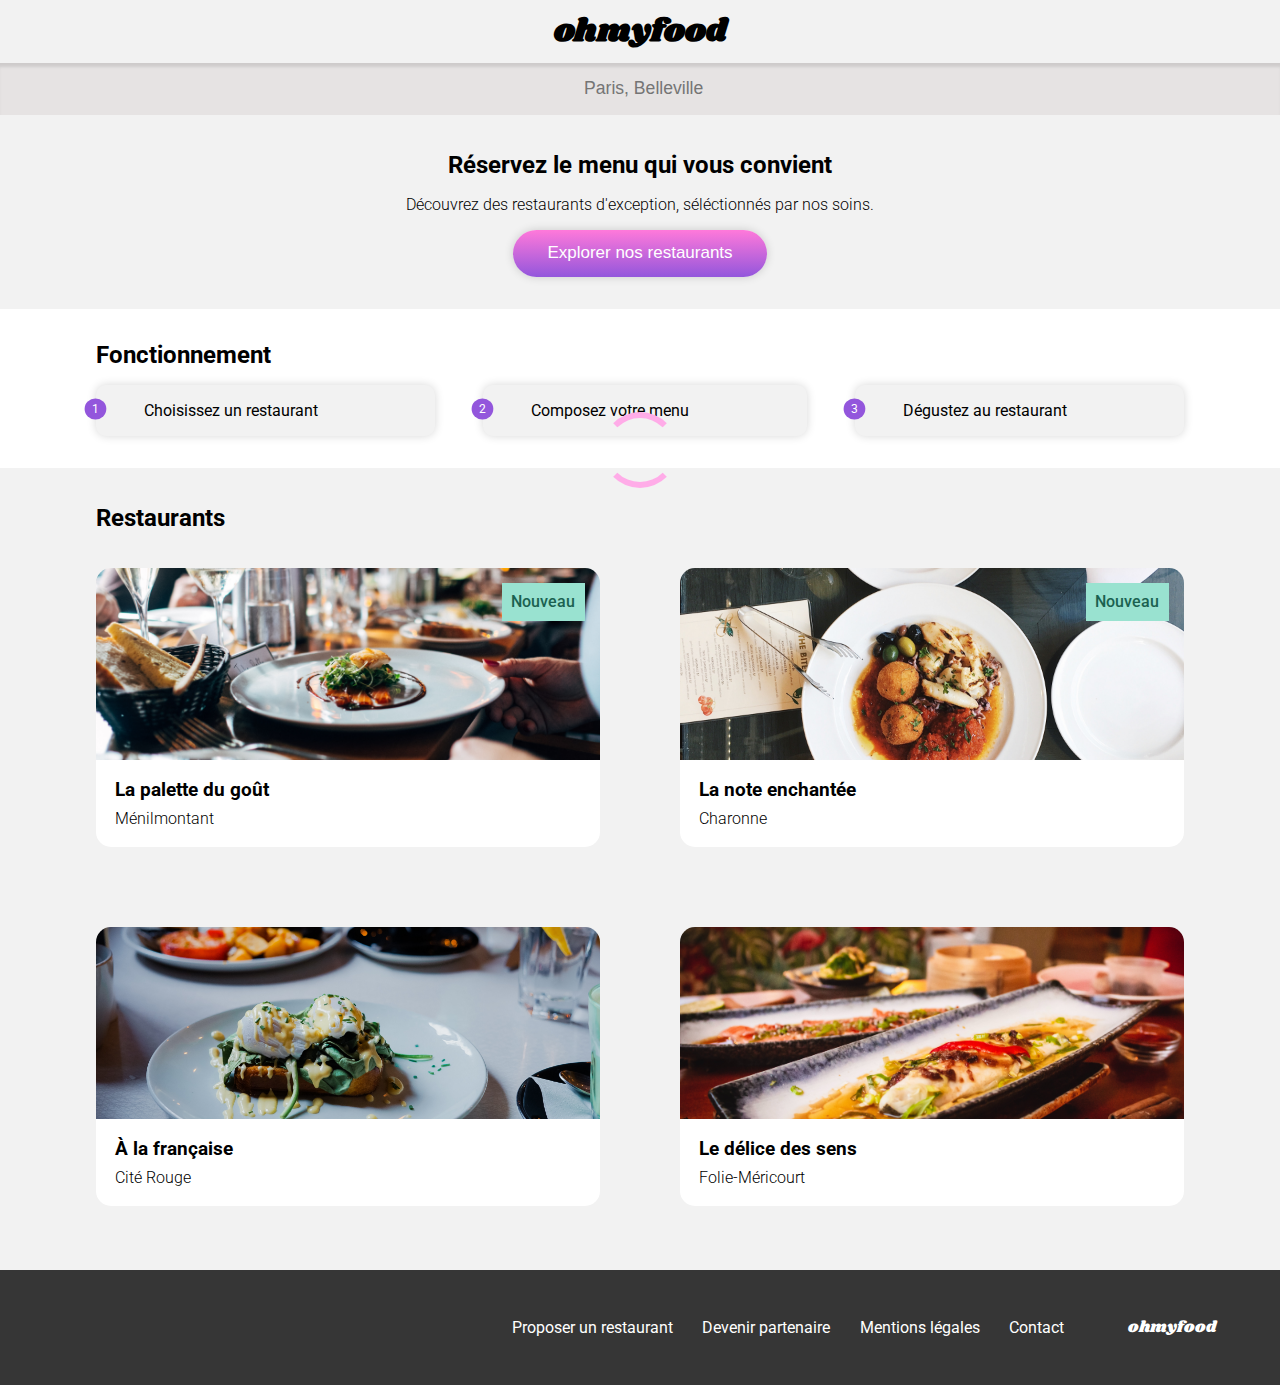
<file: index.html>
<!DOCTYPE html>
<html lang="fr">

<head>
    <meta charset="UTF-8">
    <meta name="viewport" content="width=device-width, initial-scale=1.0">
    <link rel="preconnect" href="https://fonts.googleapis.com">
    <link rel="preconnect" href="https://fonts.gstatic.com" crossorigin>
    <link href="https://fonts.googleapis.com/css2?family=Roboto:wght@300;400;500;700&family=Shrikhand&display=swap"
        rel="stylesheet">
    <link rel="stylesheet" href="https://cdnjs.cloudflare.com/ajax/libs/font-awesome/6.2.1/css/all.min.css"
        integrity="sha512-MV7K8+y+gLIBoVD59lQIYicR65iaqukzvf/nwasF0nqhPay5w/9lJmVM2hMDcnK1OnMGCdVK+iQrJ7lzPJQd1w=="
        crossorigin="anonymous" referrerpolicy="no-referrer">
    <link rel="stylesheet" href="./assets/css/main.css">
    <title>ohmyfood</title>
</head>

<body>
    <div class="loader"></div>
    <header>
        <h1 class="titre">ohmyfood</h1>
        <div class="adresse">
            <i class="fa-solid fa-location-dot"></i>
            <input type="text" placeholder="Paris, Belleville">
        </div>
    </header>

    <section class="introduction">
        <h2>Réservez le menu qui vous convient</h2>
        <p>Découvrez des restaurants d'exception, séléctionnés par nos soins.</p>
        <button type="button">Explorer nos restaurants</button>
    </section>

    <section class="fonctionnement">
        <div class="fonctionnement__bgcolor">
            <h2>Fonctionnement</h2>
            <ul>
                <li>
                    <div class="fonctionnement__numero">1</div><i
                        class="fa-solid fa-mobile-screen-button"></i>Choisissez un
                    restaurant
                </li>
                <li>
                    <div class="fonctionnement__numero">2</div><i class="fa-solid fa-list-ul"></i>Composez votre menu
                </li>
                <li>
                    <div class="fonctionnement__numero">3</div><i class="fa-solid fa-store"></i>Dégustez au restaurant
                </li>
            </ul>
        </div>
    </section>

    <section class="restaurants">
        <h2>Restaurants</h2>
        <div class="cards-box">
            <div class="card">
                <a href="/restaurants/la_palette_du_gout.html">
                    <div class="card__nouveau">Nouveau</div>
                    <img src="./assets/images/restaurants/jay-wennington-N_Y88TWmGwA-unsplash.jpg"
                        alt="la palette du goût">
                    <div class="card__description">
                        <div>
                            <h3>La palette du goût</h3>
                            <p>Ménilmontant</p>
                        </div>
                        <i class="fa-regular fa-heart"></i>
                    </div>
                </a>
            </div>

            <div class="card">
                <a href="/restaurants/la_note_enchantee.html">
                    <div class="card__nouveau">Nouveau</div>
                    <img src="./assets/images/restaurants/stil-u2Lp8tXIcjw-unsplash.jpg" alt="la note enchantée">
                    <div class="card__description">
                        <div>
                            <h3>La note enchantée</h3>
                            <p>Charonne</p>
                        </div>
                        <i class="fa-regular fa-heart"></i>
                    </div>
                </a>
            </div>

            <div class="card">
                <a href="/restaurants/a_la_francaise.html">
                    <img src="./assets/images/restaurants/toa-heftiba-DQKerTsQwi0-unsplash.jpg" alt="à la française">
                    <div class="card__description">
                        <div>
                            <h3>À la française</h3>
                            <p>Cité Rouge</p>
                        </div>
                        <i class="fa-regular fa-heart"></i>
                    </div>
                </a>
            </div>

            <div class="card">
                <a href="/restaurants/le_delice_des_sens.html">
                    <img src="./assets/images/restaurants/louis-hansel-shotsoflouis-qNBGVyOCY8Q-unsplash.jpg"
                        alt="le délice des sens">
                    <div class="card__description">
                        <div>
                            <h3>Le délice des sens</h3>
                            <p>Folie-Méricourt</p>
                        </div>
                        <i class="fa-regular fa-heart"></i>
                    </div>
                </a>
            </div>
        </div>
    </section>

    <footer>
        <h3 class="titre">ohmyfood</h3>
        <ul>
            <li><a href="#"><i class="fa-solid fa-utensils"></i> Proposer un restaurant</a></li>
            <li><a href="#"><i class="fa-solid fa-handshake-angle"></i> Devenir partenaire</a></li>
            <li><a href="#">Mentions légales</a></li>
            <li><a href="mailto:osef@ohmyfood.com">Contact</a></li>
        </ul>
    </footer>

</body>

</html>
</file>
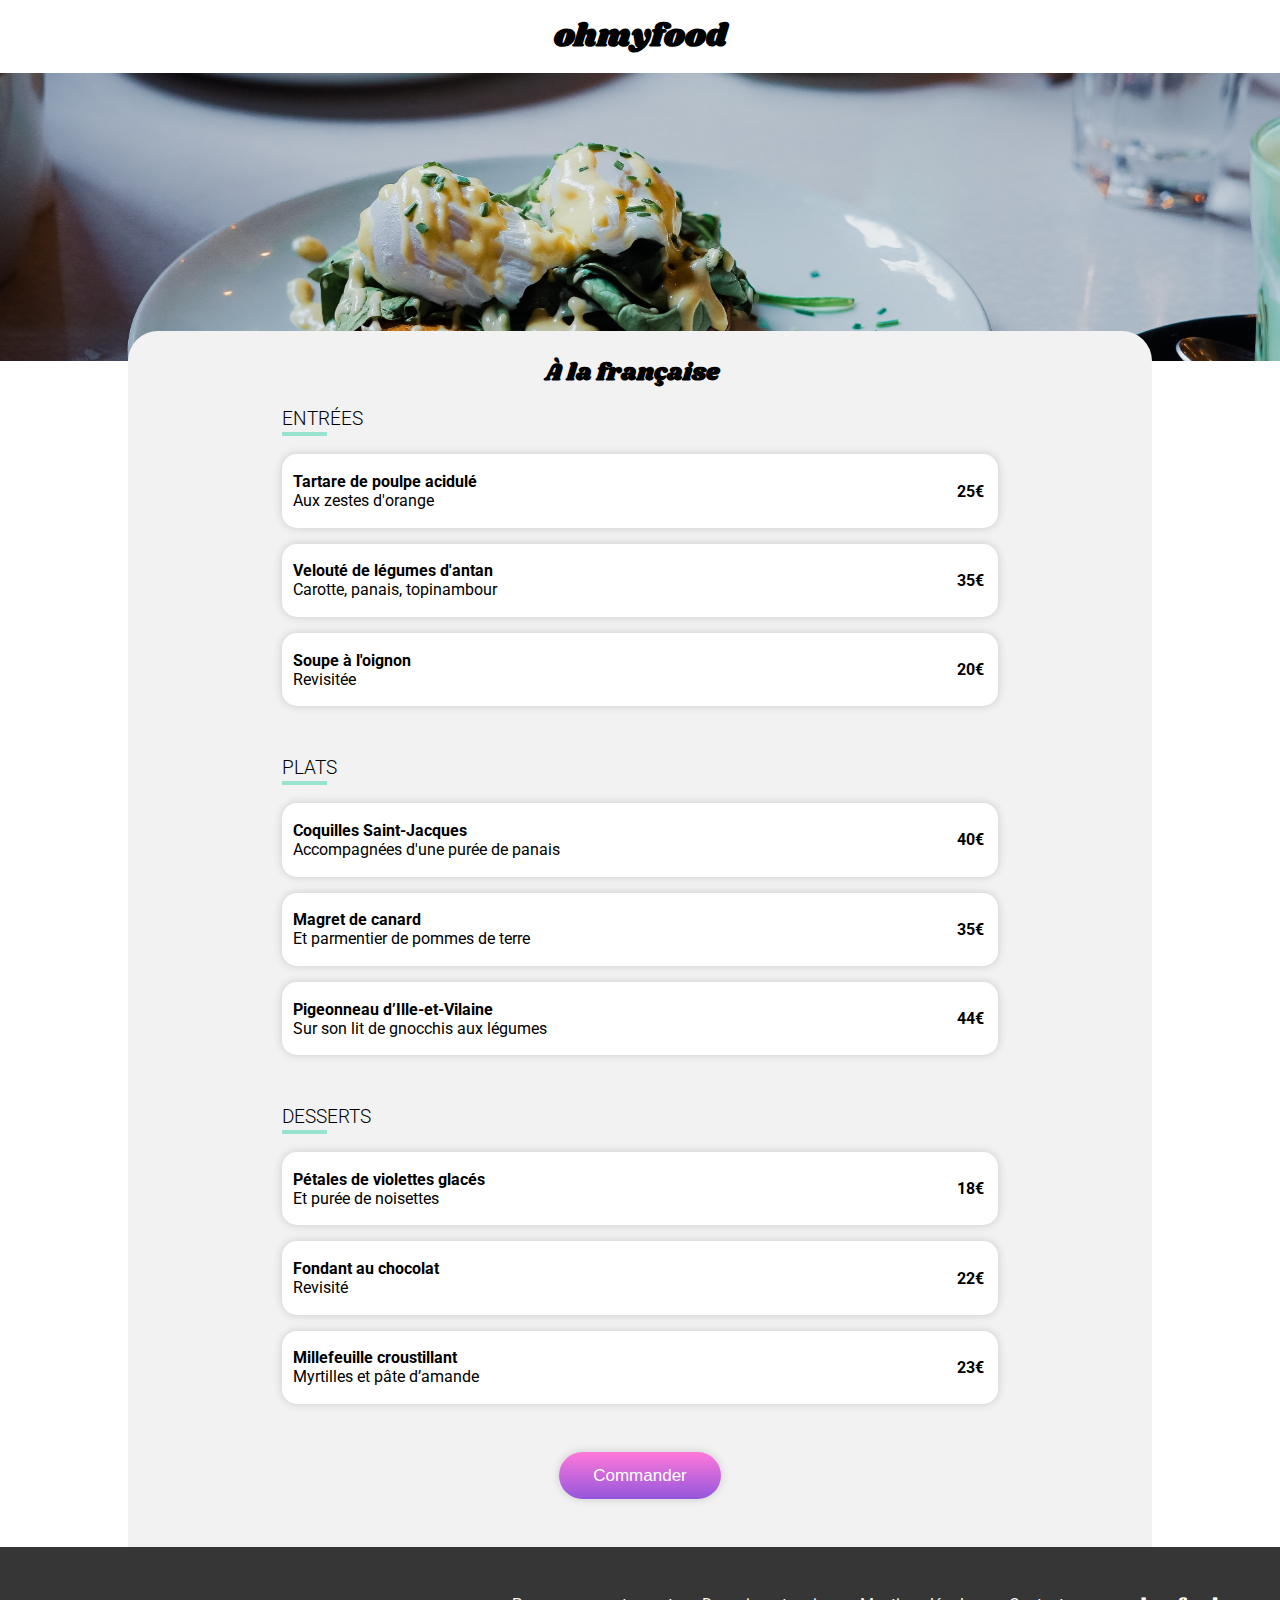
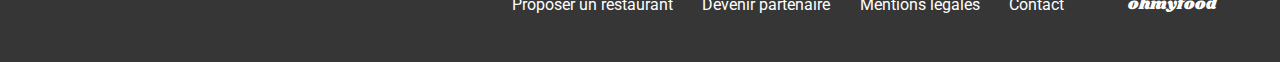
<file: restaurants/a_la_francaise.html>
<!DOCTYPE html>
<html lang="fr">

<head>
    <meta charset="UTF-8">
    <meta name="viewport" content="width=device-width, initial-scale=1.0">
    <link rel="preconnect" href="https://fonts.googleapis.com">
    <link rel="preconnect" href="https://fonts.gstatic.com" crossorigin>
    <link href="https://fonts.googleapis.com/css2?family=Roboto:wght@300;400;500;700&family=Shrikhand&display=swap"
        rel="stylesheet">
    <link rel="stylesheet" href="https://cdnjs.cloudflare.com/ajax/libs/font-awesome/6.2.1/css/all.min.css"
        integrity="sha512-MV7K8+y+gLIBoVD59lQIYicR65iaqukzvf/nwasF0nqhPay5w/9lJmVM2hMDcnK1OnMGCdVK+iQrJ7lzPJQd1w=="
        crossorigin="anonymous" referrerpolicy="no-referrer">
    <link rel="stylesheet" href="../assets/css/restaurants.css">
    <title>À la française</title>
</head>

<body>
    <header>
        <h1 class="titre">ohmyfood</h1>
        <a href="../index.html"><i class="fa-solid fa-arrow-left"></i></a>
    </header>

    <div class="banniere">
        <img src="../assets/images/restaurants/toa-heftiba-DQKerTsQwi0-unsplash.jpg" alt="La palette du goût">
    </div>

    <main>
        <div class="favoris">
            <h2>À la française</h2>
            <i class="fa-regular fa-heart"></i>
        </div>

        <section class="menu">

            <div class="card">
                <h3>Entrées</h3>
                <div class="plats">
                    <div class="card__details card--transition" id="card-1">
                        <div class="card__food">
                            <h4>Tartare de poulpe acidulé</h4>
                            <p>Aux zestes d'orange</p>
                        </div>
                        <p class="card__prix">25€</p>
                        <div class="card__valider">
                            <i class="fa-solid fa-circle-check"></i>
                        </div>
                    </div>

                    <div class="card__details card--transition" id="card-2">
                        <div class="card__food">
                            <h4>Velouté de légumes d'antan</h4>
                            <p>Carotte, panais, topinambour</p>
                        </div>
                        <p class="card__prix">35€</p>
                        <div class="card__valider">
                            <i class="fa-solid fa-circle-check"></i>
                        </div>
                    </div>

                    <div class="card__details card--transition" id="card-3">
                        <div class="card__food">
                            <h4>Soupe à l'oignon</h4>
                            <p>Revisitée</p>
                        </div>
                        <p class="card__prix">20€</p>
                        <div class="card__valider">
                            <i class="fa-solid fa-circle-check"></i>
                        </div>
                    </div>

                </div>
            </div>

            <div class="card">
                <h3>Plats</h3>

                <div class="plats">

                    <div class="card__details card--transition" id="card-4">
                        <div class="card__food">
                            <h4>Coquilles Saint-Jacques</h4>
                            <p>Accompagnées d'une purée de panais</p>
                        </div>
                        <p class="card__prix">40€</p>
                        <div class="card__valider">
                            <i class="fa-solid fa-circle-check"></i>
                        </div>
                    </div>

                    <div class="card__details card--transition" id="card-5">
                        <div class="card__food">
                            <h4>Magret de canard</h4>
                            <p>Et parmentier de pommes de terre</p>
                        </div>
                        <p class="card__prix">35€</p>
                        <div class="card__valider">
                            <i class="fa-solid fa-circle-check"></i>
                        </div>
                    </div>

                    <div class="card__details card--transition" id="card-6">
                        <div class="card__food">
                            <h4>Pigeonneau d’Ille-et-Vilaine</h4>
                            <p>Sur son lit de gnocchis aux légumes</p>
                        </div>
                        <p class="card__prix">44€</p>
                        <div class="card__valider">
                            <i class="fa-solid fa-circle-check"></i>
                        </div>
                    </div>
                </div>
            </div>

            <div class="card">
                <h3>Desserts</h3>

                <div class="plats">
                    <div class="card__details card--transition" id="card-7">
                        <div class="card__food">
                            <h4>Pétales de violettes glacés</h4>
                            <p>Et purée de noisettes</p>
                        </div>
                        <p class="card__prix">18€</p>
                        <div class="card__valider">
                            <i class="fa-solid fa-circle-check"></i>
                        </div>
                    </div>

                    <div class="card__details card--transition" id="card-8">
                        <div class="card__food">
                            <h4>Fondant au chocolat</h4>
                            <p>Revisité</p>
                        </div>
                        <p class="card__prix">22€</p>
                        <div class="card__valider">
                            <i class="fa-solid fa-circle-check"></i>
                        </div>
                    </div>

                    <div class="card__details card--transition" id="card-9">
                        <div class="card__food">
                            <h4>Millefeuille croustillant</h4>
                            <p>Myrtilles et pâte d’amande</p>
                        </div>
                        <p class="card__prix">23€</p>
                        <div class="card__valider">
                            <i class="fa-solid fa-circle-check"></i>
                        </div>
                    </div>
                </div>
            </div>
        </section>

        <div class="bouton-centre">
            <button type="button">Commander</button>
        </div>
    </main>

    <footer>
        <h3 class="titre">ohmyfood</h3>
        <ul>
            <li><a href="#"><i class="fa-solid fa-utensils"></i> Proposer un restaurant</a></li>
            <li><a href="#"><i class="fa-solid fa-handshake-angle"></i> Devenir partenaire</a></li>
            <li><a href="#">Mentions légales</a></li>
            <li><a href="mailto:osef@ohmyfood.com">Contact</a></li>
        </ul>
    </footer>
</body>

</html>
</file>
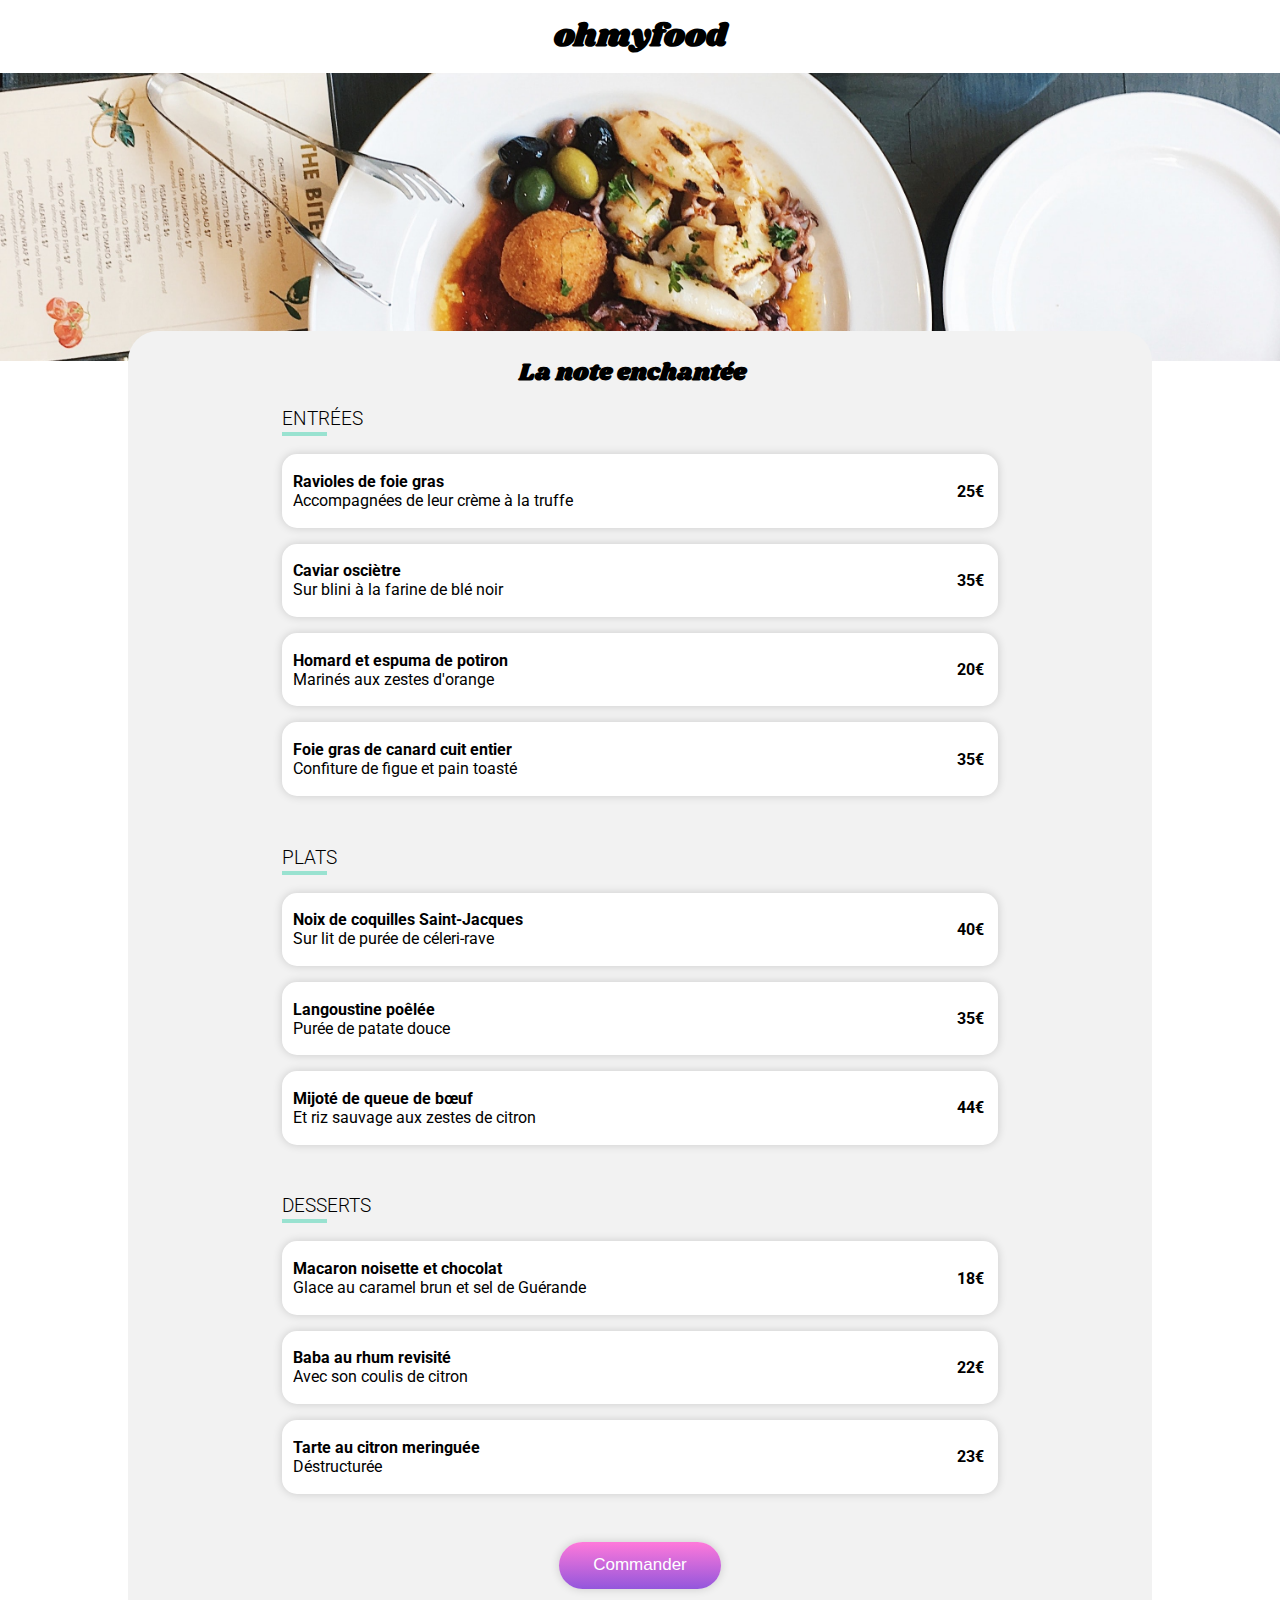
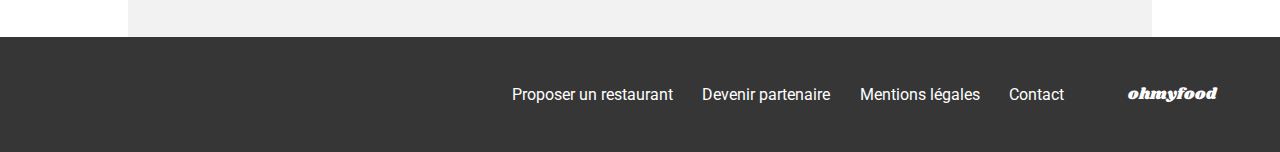
<file: restaurants/la_note_enchantee.html>
<!DOCTYPE html>
<html lang="fr">

<head>
    <meta charset="UTF-8">
    <meta name="viewport" content="width=device-width, initial-scale=1.0">
    <link rel="preconnect" href="https://fonts.googleapis.com">
    <link rel="preconnect" href="https://fonts.gstatic.com" crossorigin>
    <link href="https://fonts.googleapis.com/css2?family=Roboto:wght@300;400;500;700&family=Shrikhand&display=swap"
        rel="stylesheet">
    <link rel="stylesheet" href="https://cdnjs.cloudflare.com/ajax/libs/font-awesome/6.2.1/css/all.min.css"
        integrity="sha512-MV7K8+y+gLIBoVD59lQIYicR65iaqukzvf/nwasF0nqhPay5w/9lJmVM2hMDcnK1OnMGCdVK+iQrJ7lzPJQd1w=="
        crossorigin="anonymous" referrerpolicy="no-referrer">
    <link rel="stylesheet" href="../assets/css/restaurants.css">
    <title>La note enchantée</title>
</head>

<body>
    <header>
        <h1 class="titre">ohmyfood</h1>
        <a href="../index.html"><i class="fa-solid fa-arrow-left"></i></a>
    </header>

    <div class="banniere">
        <img src="../assets/images/restaurants/stil-u2Lp8tXIcjw-unsplash.jpg" alt="La palette du goût">
    </div>

    <main>
        <div class="favoris">
            <h2>La note enchantée</h2>
            <i class="fa-regular fa-heart"></i>
        </div>

        <section class="menu">

            <div class="card">
                <h3>Entrées</h3>
                <div class="plats">
                    <div class="card__details card--transition" id="card-1">
                        <div class="card__food">
                            <h4>Ravioles de foie gras</h4>
                            <p>Accompagnées de leur crème à la truffe</p>
                        </div>
                        <p class="card__prix">25€</p>
                        <div class="card__valider">
                            <i class="fa-solid fa-circle-check"></i>
                        </div>
                    </div>

                    <div class="card__details card--transition" id="card-2">
                        <div class="card__food">
                            <h4>Caviar osciètre</h4>
                            <p>Sur blini à la farine de blé noir</p>
                        </div>
                        <p class="card__prix">35€</p>
                        <div class="card__valider">
                            <i class="fa-solid fa-circle-check"></i>
                        </div>
                    </div>

                    <div class="card__details card--transition" id="card-3">
                        <div class="card__food">
                            <h4>Homard et espuma de potiron</h4>
                            <p>Marinés aux zestes d'orange</p>
                        </div>
                        <p class="card__prix">20€</p>
                        <div class="card__valider">
                            <i class="fa-solid fa-circle-check"></i>
                        </div>
                    </div>

                    <div class="card__details card--transition" id="card-4">
                        <div class="card__food">
                            <h4>Foie gras de canard cuit entier</h4>
                            <p>Confiture de figue et pain toasté</p>
                        </div>
                        <p class="card__prix">35€</p>
                        <div class="card__valider">
                            <i class="fa-solid fa-circle-check"></i>
                        </div>
                    </div>
                </div>
            </div>

            <div class="card">
                <h3>Plats</h3>

                <div class="plats">

                    <div class="card__details card--transition" id="card-5">
                        <div class="card__food">
                            <h4>Noix de coquilles Saint-Jacques</h4>
                            <p>Sur lit de purée de céleri-rave</p>
                        </div>
                        <p class="card__prix">40€</p>
                        <div class="card__valider">
                            <i class="fa-solid fa-circle-check"></i>
                        </div>
                    </div>

                    <div class="card__details card--transition" id="card-6">
                        <div class="card__food">
                            <h4>Langoustine poêlée</h4>
                            <p>Purée de patate douce</p>
                        </div>
                        <p class="card__prix">35€</p>
                        <div class="card__valider">
                            <i class="fa-solid fa-circle-check"></i>
                        </div>
                    </div>

                    <div class="card__details card--transition" id="card-7">
                        <div class="card__food">
                            <h4>Mijoté de queue de bœuf</h4>
                            <p>Et riz sauvage aux zestes de citron</p>
                        </div>
                        <p class="card__prix">44€</p>
                        <div class="card__valider">
                            <i class="fa-solid fa-circle-check"></i>
                        </div>
                    </div>
                </div>
            </div>

            <div class="card">
                <h3>Desserts</h3>

                <div class="plats">
                    <div class="card__details card--transition" id="card-8">
                        <div class="card__food">
                            <h4>Macaron noisette et chocolat</h4>
                            <p>Glace au caramel brun et sel de Guérande</p>
                        </div>
                        <p class="card__prix">18€</p>
                        <div class="card__valider">
                            <i class="fa-solid fa-circle-check"></i>
                        </div>
                    </div>

                    <div class="card__details card--transition" id="card-9">
                        <div class="card__food">
                            <h4>Baba au rhum revisité</h4>
                            <p>Avec son coulis de citron</p>
                        </div>
                        <p class="card__prix">22€</p>
                        <div class="card__valider">
                            <i class="fa-solid fa-circle-check"></i>
                        </div>
                    </div>

                    <div class="card__details card--transition" id="card-10">
                        <div class="card__food">
                            <h4>Tarte au citron meringuée</h4>
                            <p>Déstructurée</p>
                        </div>
                        <p class="card__prix">23€</p>
                        <div class="card__valider">
                            <i class="fa-solid fa-circle-check"></i>
                        </div>
                    </div>
                </div>
            </div>
        </section>

        <div class="bouton-centre">
            <button type="button">Commander</button>
        </div>
    </main>

    <footer>
        <h3 class="titre">ohmyfood</h3>
        <ul>
            <li><a href="#"><i class="fa-solid fa-utensils"></i> Proposer un restaurant</a></li>
            <li><a href="#"><i class="fa-solid fa-handshake-angle"></i> Devenir partenaire</a></li>
            <li><a href="#">Mentions légales</a></li>
            <li><a href="mailto:osef@ohmyfood.com">Contact</a></li>
        </ul>
    </footer>
</body>

</html>
</file>
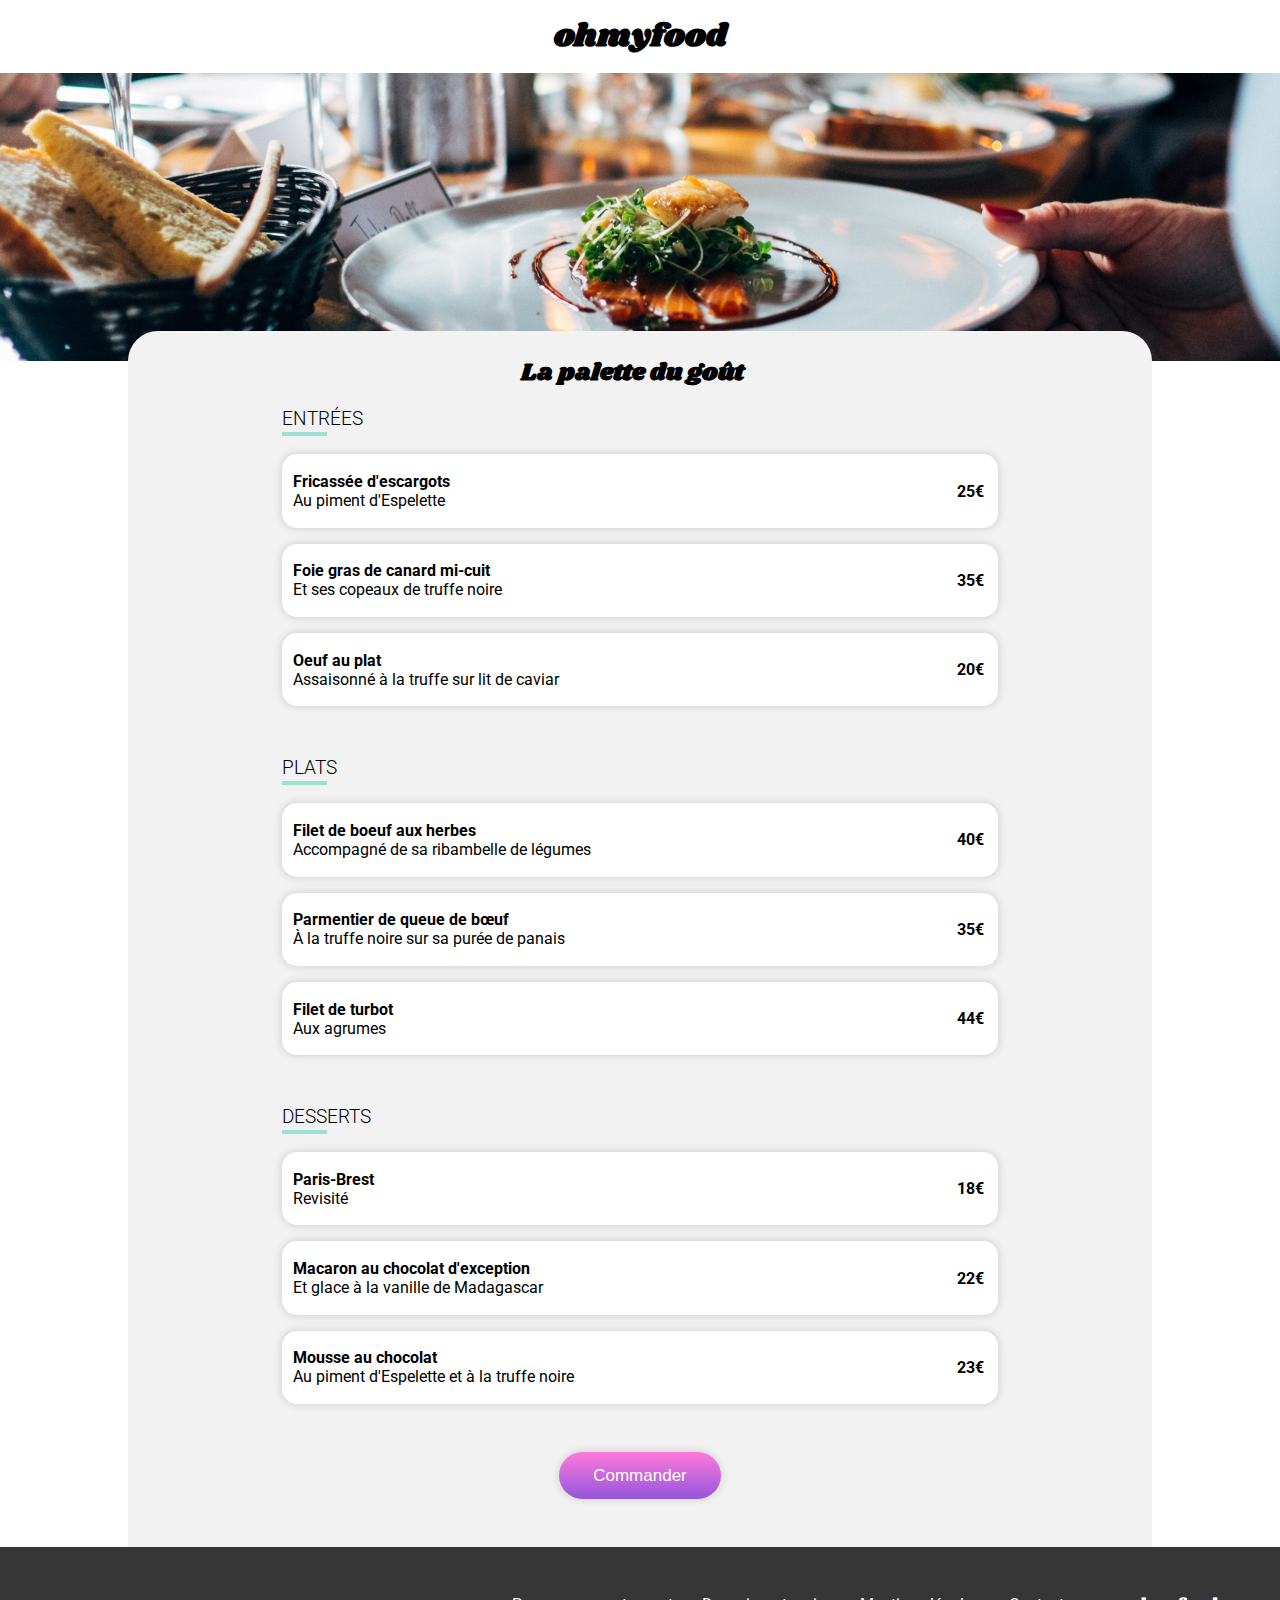
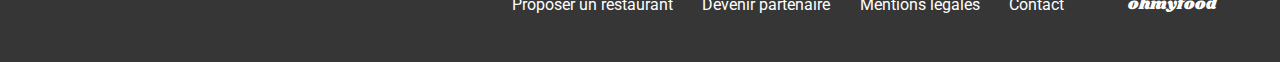
<file: restaurants/la_palette_du_gout.html>
<!DOCTYPE html>
<html lang="fr">

<head>
    <meta charset="UTF-8">
    <meta name="viewport" content="width=device-width, initial-scale=1.0">
    <link rel="preconnect" href="https://fonts.googleapis.com">
    <link rel="preconnect" href="https://fonts.gstatic.com" crossorigin>
    <link href="https://fonts.googleapis.com/css2?family=Roboto:wght@300;400;500;700&family=Shrikhand&display=swap"
        rel="stylesheet">
    <link rel="stylesheet" href="https://cdnjs.cloudflare.com/ajax/libs/font-awesome/6.2.1/css/all.min.css"
        integrity="sha512-MV7K8+y+gLIBoVD59lQIYicR65iaqukzvf/nwasF0nqhPay5w/9lJmVM2hMDcnK1OnMGCdVK+iQrJ7lzPJQd1w=="
        crossorigin="anonymous" referrerpolicy="no-referrer">
    <link rel="stylesheet" href="../assets/css/restaurants.css">
    <title>La palette du goût</title>
</head>

<body>
    <header>
        <h1 class="titre">ohmyfood</h1>
        <a href="../index.html"><i class="fa-solid fa-arrow-left"></i></a>
    </header>

    <div class="banniere">
        <img src="../assets/images/restaurants/jay-wennington-N_Y88TWmGwA-unsplash.jpg" alt="La palette du goût">
    </div>

    <main>
        <div class="favoris">
            <h2>La palette du goût</h2>
            <i class="fa-regular fa-heart"></i>
        </div>

        <section class="menu">

            <div class="card">
                <h3>Entrées</h3>
                <div class="plats">
                    <div class="card__details card--transition" id="card-1">
                        <div class="card__food">
                            <h4>Fricassée d'escargots</h4>
                            <p>Au piment d'Espelette</p>
                        </div>
                        <p class="card__prix">25€</p>
                        <div class="card__valider">
                            <i class="fa-solid fa-circle-check"></i>
                        </div>
                    </div>

                    <div class="card__details card--transition" id="card-2">
                        <div class="card__food">
                            <h4>Foie gras de canard mi-cuit</h4>
                            <p>Et ses copeaux de truffe noire</p>
                        </div>
                        <p class="card__prix">35€</p>
                        <div class="card__valider">
                            <i class="fa-solid fa-circle-check"></i>
                        </div>
                    </div>

                    <div class="card__details card--transition" id="card-3">
                        <div class="card__food">
                            <h4>Oeuf au plat</h4>
                            <p>Assaisonné à la truffe sur lit de caviar</p>
                        </div>
                        <p class="card__prix">20€</p>
                        <div class="card__valider">
                            <i class="fa-solid fa-circle-check"></i>
                        </div>
                    </div>
                </div>
            </div>

            <div class="card">
                <h3>Plats</h3>

                <div class="plats">

                    <div class="card__details card--transition" id="card-4">
                        <div class="card__food">
                            <h4>Filet de boeuf aux herbes</h4>
                            <p>Accompagné de sa ribambelle de légumes</p>
                        </div>
                        <p class="card__prix">40€</p>
                        <div class="card__valider">
                            <i class="fa-solid fa-circle-check"></i>
                        </div>
                    </div>

                    <div class="card__details card--transition" id="card-5">
                        <div class="card__food">
                            <h4>Parmentier de queue de bœuf</h4>
                            <p>À la truffe noire sur sa purée de panais</p>
                        </div>
                        <p class="card__prix">35€</p>
                        <div class="card__valider">
                            <i class="fa-solid fa-circle-check"></i>
                        </div>
                    </div>

                    <div class="card__details card--transition" id="card-6">
                        <div class="card__food">
                            <h4>Filet de turbot</h4>
                            <p>Aux agrumes</p>
                        </div>
                        <p class="card__prix">44€</p>
                        <div class="card__valider">
                            <i class="fa-solid fa-circle-check"></i>
                        </div>
                    </div>
                </div>
            </div>

            <div class="card">
                <h3>Desserts</h3>

                <div class="plats">
                    <div class="card__details card--transition" id="card-7">
                        <div class="card__food">
                            <h4>Paris-Brest</h4>
                            <p>Revisité</p>
                        </div>
                        <p class="card__prix">18€</p>
                        <div class="card__valider">
                            <i class="fa-solid fa-circle-check"></i>
                        </div>
                    </div>

                    <div class="card__details card--transition" id="card-8">
                        <div class="card__food">
                            <h4>Macaron au chocolat d'exception</h4>
                            <p>Et glace à la vanille de Madagascar</p>
                        </div>
                        <p class="card__prix">22€</p>
                        <div class="card__valider">
                            <i class="fa-solid fa-circle-check"></i>
                        </div>
                    </div>

                    <div class="card__details card--transition" id="card-9">
                        <div class="card__food">
                            <h4>Mousse au chocolat</h4>
                            <p>Au piment d'Espelette et à la truffe noire</p>
                        </div>
                        <p class="card__prix">23€</p>
                        <div class="card__valider">
                            <i class="fa-solid fa-circle-check"></i>
                        </div>
                    </div>
                </div>
            </div>
        </section>

        <div class="bouton-centre">
            <button type="button">Commander</button>
        </div>
    </main>

    <footer>
        <h3 class="titre">ohmyfood</h3>
        <ul>
            <li><a href="#"><i class="fa-solid fa-utensils"></i> Proposer un restaurant</a></li>
            <li><a href="#"><i class="fa-solid fa-handshake-angle"></i> Devenir partenaire</a></li>
            <li><a href="#">Mentions légales</a></li>
            <li><a href="mailto:osef@ohmyfood.com">Contact</a></li>
        </ul>
    </footer>
</body>

</html>
</file>
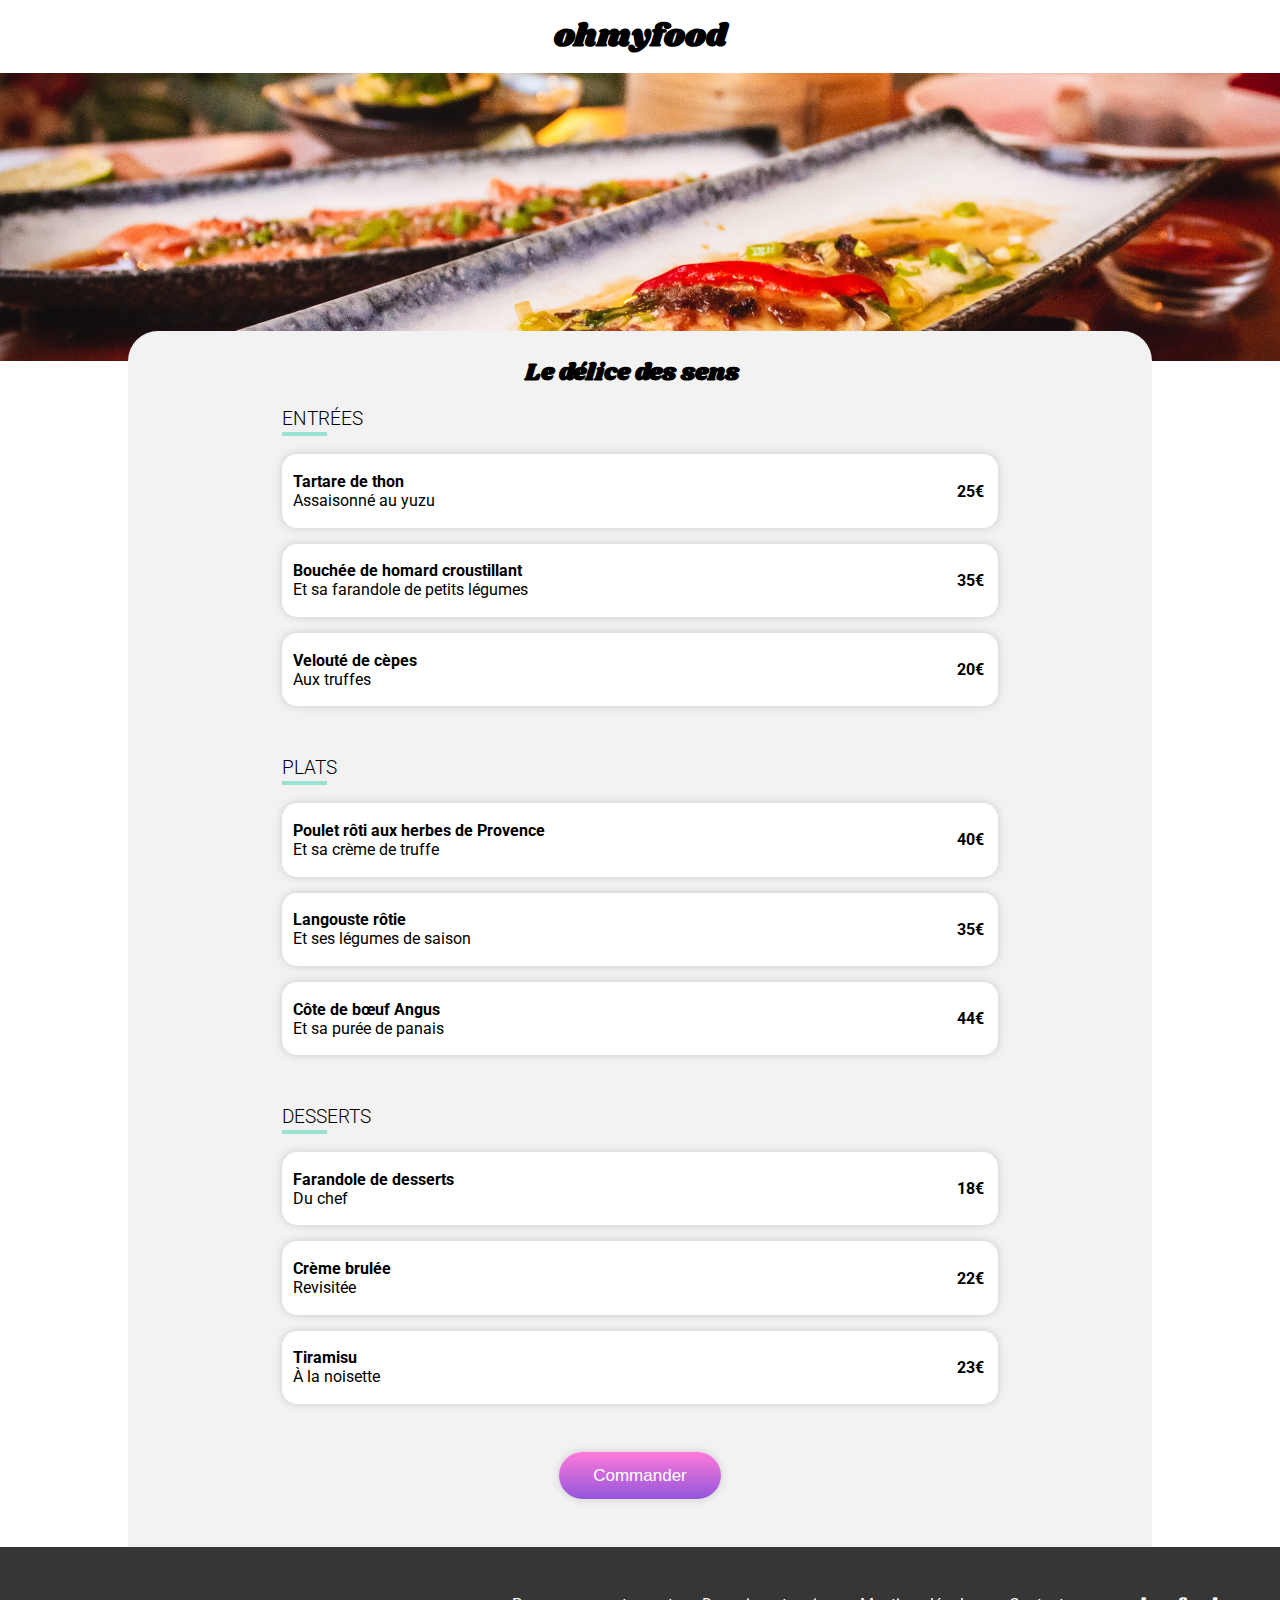
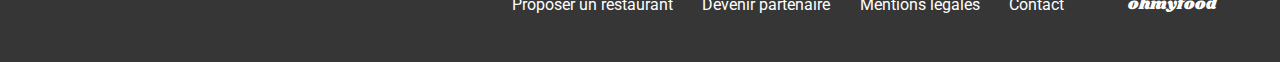
<file: restaurants/le_delice_des_sens.html>
<!DOCTYPE html>
<html lang="fr">

<head>
    <meta charset="UTF-8">
    <meta name="viewport" content="width=device-width, initial-scale=1.0">
    <link rel="preconnect" href="https://fonts.googleapis.com">
    <link rel="preconnect" href="https://fonts.gstatic.com" crossorigin>
    <link href="https://fonts.googleapis.com/css2?family=Roboto:wght@300;400;500;700&family=Shrikhand&display=swap"
        rel="stylesheet">
    <link rel="stylesheet" href="https://cdnjs.cloudflare.com/ajax/libs/font-awesome/6.2.1/css/all.min.css"
        integrity="sha512-MV7K8+y+gLIBoVD59lQIYicR65iaqukzvf/nwasF0nqhPay5w/9lJmVM2hMDcnK1OnMGCdVK+iQrJ7lzPJQd1w=="
        crossorigin="anonymous" referrerpolicy="no-referrer">
    <link rel="stylesheet" href="../assets/css/restaurants.css">
    <title>Le délice des sens</title>
</head>

<body>
    <header>
        <h1 class="titre">ohmyfood</h1>
        <a href="../index.html"><i class="fa-solid fa-arrow-left"></i></a>
    </header>

    <div class="banniere">
        <img src="../assets/images/restaurants/louis-hansel-shotsoflouis-qNBGVyOCY8Q-unsplash.jpg"
            alt="La palette du goût">
    </div>

    <main>
        <div class="favoris">
            <h2>Le délice des sens</h2>
            <i class="fa-regular fa-heart"></i>
        </div>

        <section class="menu">

            <div class="card">
                <h3>Entrées</h3>
                <div class="plats">
                    <div class="card__details card--transition" id="card-1">
                        <div class="card__food">
                            <h4>Tartare de thon</h4>
                            <p>Assaisonné au yuzu</p>
                        </div>
                        <p class="card__prix">25€</p>
                        <div class="card__valider">
                            <i class="fa-solid fa-circle-check"></i>
                        </div>
                    </div>

                    <div class="card__details card--transition" id="card-2">
                        <div class="card__food">
                            <h4>Bouchée de homard croustillant</h4>
                            <p>Et sa farandole de petits légumes</p>
                        </div>
                        <p class="card__prix">35€</p>
                        <div class="card__valider">
                            <i class="fa-solid fa-circle-check"></i>
                        </div>
                    </div>

                    <div class="card__details card--transition" id="card-3">
                        <div class="card__food">
                            <h4>Velouté de cèpes</h4>
                            <p>Aux truffes</p>
                        </div>
                        <p class="card__prix">20€</p>
                        <div class="card__valider">
                            <i class="fa-solid fa-circle-check"></i>
                        </div>
                    </div>

                </div>
            </div>

            <div class="card">
                <h3>Plats</h3>

                <div class="plats">

                    <div class="card__details card--transition" id="card-4">
                        <div class="card__food">
                            <h4>Poulet rôti aux herbes de Provence</h4>
                            <p>Et sa crème de truffe</p>
                        </div>
                        <p class="card__prix">40€</p>
                        <div class="card__valider">
                            <i class="fa-solid fa-circle-check"></i>
                        </div>
                    </div>

                    <div class="card__details card--transition" id="card-5">
                        <div class="card__food">
                            <h4>Langouste rôtie</h4>
                            <p>Et ses légumes de saison</p>
                        </div>
                        <p class="card__prix">35€</p>
                        <div class="card__valider">
                            <i class="fa-solid fa-circle-check"></i>
                        </div>
                    </div>

                    <div class="card__details card--transition" id="card-6">
                        <div class="card__food">
                            <h4>Côte de bœuf Angus</h4>
                            <p>Et sa purée de panais</p>
                        </div>
                        <p class="card__prix">44€</p>
                        <div class="card__valider">
                            <i class="fa-solid fa-circle-check"></i>
                        </div>
                    </div>
                </div>
            </div>

            <div class="card">
                <h3>Desserts</h3>

                <div class="plats">
                    <div class="card__details card--transition" id="card-7">
                        <div class="card__food">
                            <h4>Farandole de desserts</h4>
                            <p>Du chef</p>
                        </div>
                        <p class="card__prix">18€</p>
                        <div class="card__valider">
                            <i class="fa-solid fa-circle-check"></i>
                        </div>
                    </div>

                    <div class="card__details card--transition" id="card-8">
                        <div class="card__food">
                            <h4>Crème brulée</h4>
                            <p>Revisitée</p>
                        </div>
                        <p class="card__prix">22€</p>
                        <div class="card__valider">
                            <i class="fa-solid fa-circle-check"></i>
                        </div>
                    </div>

                    <div class="card__details card--transition" id="card-9">
                        <div class="card__food">
                            <h4>Tiramisu</h4>
                            <p>À la noisette</p>
                        </div>
                        <p class="card__prix">23€</p>
                        <div class="card__valider">
                            <i class="fa-solid fa-circle-check"></i>
                        </div>
                    </div>
                </div>
            </div>
        </section>

        <div class="bouton-centre">
            <button type="button">Commander</button>
        </div>
    </main>

    <footer>
        <h3 class="titre">ohmyfood</h3>
        <ul>
            <li><a href="#"><i class="fa-solid fa-utensils"></i> Proposer un restaurant</a></li>
            <li><a href="#"><i class="fa-solid fa-handshake-angle"></i> Devenir partenaire</a></li>
            <li><a href="#">Mentions légales</a></li>
            <li><a href="mailto:osef@ohmyfood.com">Contact</a></li>
        </ul>
    </footer>
</body>

</html>
</file>
<file: assets/css/main.css>
/*button and hover*/
/*media query*/
/*colors*/
/*font*/
/*box shadow*/
/*font weight*/
html {
  height: 100%;
}

body {
  margin: 0;
  width: 100%;
  box-sizing: border-box;
  font-family: "Roboto";
  background-color: #f2f2f2;
}

a {
  text-decoration: none;
  color: inherit;
}

.loader {
  display: inline-block;
  position: fixed;
  height: 100%;
  width: 100%;
  animation: loader-bg 2.5s forwards ease-in-out;
  z-index: 20;
}

.loader:after {
  content: " ";
  display: block;
  position: fixed;
  top: 0;
  bottom: 0;
  right: 0;
  left: 0;
  width: 64px;
  height: 64px;
  margin: auto;
  border-radius: 50%;
  border: 6px solid #fface8;
  border-color: #fface8 transparent #fface8 transparent;
  animation: lds-dual-ring 2.5s 1 ease-in-out forwards;
}

@keyframes lds-dual-ring {
  0% {
    transform: rotate(0deg);
  }
  100% {
    transform: rotate(360deg);
    opacity: 0;
  }
}
@keyframes loader-bg {
  0% {
    background-color: rgba(255, 255, 255, 0.9);
  }
  70% {
    background-color: rgba(255, 255, 255, 0.9);
  }
  100% {
    background-color: rgba(255, 255, 255, 0);
    visibility: hidden;
  }
}
.titre {
  font-family: "Shrikhand";
}

h1 {
  text-align: center;
  margin: 0.5rem auto;
}

.adresse {
  margin: auto;
  display: flex;
  justify-content: center;
  padding: 0.9rem;
  background: #e6e3e3;
  box-shadow: inset 0px 5px 3px -1px rgba(0, 0, 0, 0.1);
}

.adresse i,
.adresse input {
  margin: 0;
}

.adresse i {
  margin-right: 1rem;
}

.adresse input {
  border: none;
  background-color: #e6e3e3;
  font-size: 1.1em;
  width: 8rem;
}

.introduction {
  width: 80%;
  margin: auto;
  text-align: center;
  padding: 1rem 0 2rem 0;
}

.introduction h2 {
  margin-bottom: 0.8rem;
}

.introduction p {
  font-weight: 300;
}

.introduction button {
  text-align: center;
  background: linear-gradient(0deg, #9356dc 0%, #ff79da 100%);
  border: none;
  color: white;
  padding: 0.8em 2em;
  font-size: 17px;
  border-radius: 50px;
  box-shadow: 0px 0px 10px 0px rgba(0, 0, 0, 0.16);
}

.introduction button:hover {
  opacity: 0.8;
  transition-duration: 300ms;
  box-shadow: 0px 10px 10px 0px rgba(0, 0, 0, 0.5);
  cursor: pointer;
}

.fonctionnement {
  background-color: white;
}

.fonctionnement__bgcolor {
  padding: 2rem 0;
}
@media (min-width: 1024px) {
  .fonctionnement__bgcolor {
    width: 85%;
    margin: auto;
  }
}

.fonctionnement h2 {
  width: 95%;
  margin: 0 auto 1rem auto;
  margin-top: 0;
}
@media (min-width: 1024px) {
  .fonctionnement h2 {
    width: 100%;
  }
}

.fonctionnement ul {
  list-style: none;
  display: flex;
  flex-direction: column;
  row-gap: 1rem;
  padding: 0;
  width: 90%;
  margin: auto;
}
@media (min-width: 1024px) {
  .fonctionnement ul {
    width: 100%;
    flex-direction: row;
    justify-content: space-between;
    -moz-column-gap: 3rem;
         column-gap: 3rem;
  }
}

.fonctionnement__numero {
  position: absolute;
  left: -1rem;
  top: 0.6rem;
  background-color: #9356dc;
  color: white;
  font-size: 1.1rem;
  padding: 0.3rem 0.65rem;
  border-radius: 50%;
  transform: scale(0.7);
  margin: 0;
}

.fonctionnement li {
  position: relative;
  background-color: #f2f2f2;
  padding: 1rem 2rem;
  width: auto;
  border-radius: 10px;
  cursor: pointer;
  box-shadow: 0px 0px 10px 0px rgba(0, 0, 0, 0.16);
}
@media (min-width: 1024px) {
  .fonctionnement li {
    flex-grow: 1;
  }
}

.fonctionnement li:hover {
  background-color: rgba(147, 86, 220, 0.2);
  transition: all 300ms ease;
}

.fonctionnement li:hover i {
  color: #9356dc;
  transition: all 500ms ease;
}

.fonctionnement i {
  margin-right: 1rem;
  color: rgba(0, 0, 0, 0.6);
}

.restaurants {
  width: 95%;
  margin: auto;
  padding: 1rem 0 3rem 0;
}
@media (min-width: 1024px) {
  .restaurants {
    width: 85%;
  }
}

.cards-box {
  display: grid;
  grid-template-rows: repeat(4, 1fr);
  row-gap: 1.5rem;
}
@media (min-width: 1024px) {
  .cards-box {
    grid-template-columns: repeat(2, 1fr);
    grid-template-rows: repeat(2, 1fr);
    gap: 5rem;
    padding: 1rem 0;
  }
}

.card {
  position: relative;
  width: 100%;
  margin: auto;
  display: flex;
  flex-direction: column;
}

.card__nouveau {
  position: absolute;
  background-color: #99e2d0;
  padding: 0.6rem;
  font-weight: 500;
  color: #1b6150;
  right: 15px;
  top: 15px;
}

.card img {
  display: block;
  width: 100%;
  height: 12rem;
  -o-object-fit: cover;
     object-fit: cover;
  border-radius: 15px 15px 0 0;
}

.card__description {
  background-color: white;
  display: flex;
  justify-content: space-between;
  padding: 1.2rem;
  border-radius: 0 0 15px 15px;
}

.card__description h3 {
  margin: 0;
}

.card__description p {
  margin: 0.5rem 0 0 0;
  font-weight: 300;
}

.card__description i {
  align-self: center;
  font-size: 1.7rem;
}

.card__description i:hover {
  font-family: "Font Awesome 5 Free";
  font-weight: 900;
  background: #ff79da;
  background: linear-gradient(to right, #9356dc 21%, #ff79da 100%);
  -webkit-background-clip: text;
  background-clip: text;
  color: transparent;
  transition: 500ms ease-out;
}

footer {
  background-color: #363636;
  color: white;
  padding: 1rem;
}
@media (min-width: 1024px) {
  footer {
    display: flex;
    flex-direction: row-reverse;
    justify-content: space-between;
    padding-left: 40%;
    align-items: center;
    -moz-column-gap: 64px;
         column-gap: 64px;
    padding-right: 64px;
  }
}

footer h3 {
  font-size: 16px;
  font-weight: 400;
}

footer ul {
  list-style: none;
  padding: 0;
}
@media (min-width: 1024px) {
  footer ul {
    width: 95%;
    margin: 2rem auto;
    display: flex;
    justify-content: space-between;
    -moz-column-gap: 16px;
         column-gap: 16px;
    align-items: center;
  }
}

footer li {
  margin-bottom: 0.8rem;
}
@media (min-width: 1024px) {
  footer li {
    margin: 0;
    display: flex;
  }
}/*# sourceMappingURL=main.css.map */
</file>
<file: assets/css/restaurants.css>
/*button and hover*/
/*media query*/
/*colors*/
/*font*/
/*box shadow*/
/*font weight*/
html {
  height: 100%;
}

body {
  margin: 0;
  width: 100%;
  box-sizing: border-box;
  font-family: "Roboto";
}

a {
  text-decoration: none;
  color: inherit;
}

header {
  position: relative;
}

h1 {
  text-align: center;
  margin: 0.8rem auto;
}

.titre {
  font-family: "Shrikhand";
}

header i {
  position: absolute;
  font-size: 23px;
  left: 5%;
  top: 0.8rem;
}

.banniere {
  width: 100%;
  height: 14rem;
}
@media (min-width: 1024px) {
  .banniere {
    height: 18rem;
  }
}

.banniere img {
  width: 100%;
  max-height: 100%;
  -o-object-fit: cover;
     object-fit: cover;
}

main {
  position: relative;
  border-radius: 30px 30px 0px 0px;
  top: -3rem;
  margin-bottom: -3rem;
  padding-bottom: 3rem;
  background-color: #f2f2f2;
}
@media (min-width: 1024px) {
  main {
    position: relative;
    top: -30px;
    margin: auto;
    margin-bottom: -30px;
    width: 80%;
  }
}

.favoris {
  display: flex;
  justify-content: space-between;
  align-items: center;
  width: 90%;
  margin: auto;
  padding-top: 1.5rem;
}
@media (min-width: 1024px) {
  .favoris {
    -moz-column-gap: 1rem;
         column-gap: 1rem;
    justify-content: center;
  }
}

.favoris h2 {
  font-family: "Shrikhand";
  margin: 0;
}

.favoris i {
  font-size: 24px;
}

.menu {
  width: 90%;
  margin: auto;
  display: grid;
  grid-template-columns: 1fr;
  row-gap: 2rem;
}
@media (min-width: 1024px) {
  .menu {
    width: 70%;
  }
}

.card h3 {
  text-transform: uppercase;
  font-weight: 300;
  position: relative;
  margin-bottom: 1.5rem;
}

.card h3::after {
  content: "";
  display: block;
  position: absolute;
  margin-top: 2px;
  width: 45px;
  height: 4px;
  background-color: #99e2d0;
}

.plats {
  display: grid;
  grid-template-rows: repeat(3, 1fr);
  row-gap: 1rem;
  width: 100%;
}

.card__details {
  display: flex;
  justify-content: space-between;
  background-color: white;
  box-shadow: 0px 0px 10px 0px rgba(0, 0, 0, 0.16);
  border-radius: 15px;
  position: relative;
  align-items: center;
  padding: 0.7rem;
  cursor: pointer;
}

.card__food {
  width: 80%;
}

.card__food,
.card__food h4,
.card__food p,
.card__details {
  margin: 0;
  white-space: nowrap;
  overflow: hidden;
  text-overflow: ellipsis;
}

.card__prix {
  font-weight: bold;
  align-self: center;
  font-size: 1rem;
  justify-self: flex-end;
  padding-right: 0.2rem;
}

.card__valider {
  color: white;
  font-size: 1.7rem;
  height: 100%;
  padding: 0 1.2rem;
  border-radius: 0px 15px 15px 0px;
  background-color: #99e2d0;
  display: none;
  position: absolute;
  right: -3rem;
}

.card__details:hover .card__prix {
  padding-right: 70px;
  transition: 0.5s ease;
}

.card__details:hover .card__valider {
  display: flex;
  justify-content: center;
  align-items: center;
  animation: slide-in 0.5s ease forwards;
  transform-origin: right;
}

@keyframes slide-in {
  0% {
    transform: translateX(0);
  }
  100% {
    transform: translateX(-48px);
  }
}
.fa-circle-check {
  animation: rotate-center 0.6s ease-in-out both;
}

@keyframes rotate-center {
  0% {
    transform: rotate(180deg);
  }
  100% {
    transform: rotate(360deg);
  }
}
.fa-heart:hover {
  font-family: "Font Awesome 5 Free";
  font-weight: 900;
  background: #ff79da;
  background: linear-gradient(to right, #9356dc 21%, #ff79da 100%);
  -webkit-background-clip: text;
  background-clip: text;
  color: transparent;
  transition: 500ms ease-out;
}

.card--transition {
  animation: appear 1.5s 1 both ease;
}

@keyframes appear {
  0% {
    opacity: 0;
    transform: translateY(15px);
  }
  100% {
    opacity: 1;
    transform: translateY(0px);
  }
}
#card-1 {
  animation-delay: 0s;
}

#card-2 {
  animation-delay: 0.2s;
}

#card-3 {
  animation-delay: 0.4s;
}

#card-4 {
  animation-delay: 0.6s;
}

#card-5 {
  animation-delay: 0.8s;
}

#card-6 {
  animation-delay: 1s;
}

#card-7 {
  animation-delay: 1.2s;
}

#card-8 {
  animation-delay: 1.4s;
}

#card-9 {
  animation-delay: 1.6s;
}

#card-10 {
  animation-delay: 1.8s;
}

button {
  background: linear-gradient(0deg, #9356dc 0%, #ff79da 100%);
  border: none;
  color: white;
  padding: 0.8em 2em;
  font-size: 17px;
  border-radius: 50px;
  box-shadow: 0px 0px 10px 0px rgba(0, 0, 0, 0.16);
}

button:hover {
  opacity: 0.8;
  transition-duration: 300ms;
  box-shadow: 0px 10px 10px 0px rgba(0, 0, 0, 0.5);
  cursor: pointer;
}

.bouton-centre {
  margin-top: 3rem;
  display: flex;
  align-items: center;
  justify-content: center;
}

footer {
  background-color: #363636;
  color: white;
  padding: 1rem;
}
@media (min-width: 1024px) {
  footer {
    display: flex;
    flex-direction: row-reverse;
    justify-content: space-between;
    padding-left: 40%;
    align-items: center;
    -moz-column-gap: 64px;
         column-gap: 64px;
    padding-right: 64px;
  }
}

footer h3 {
  font-size: 16px;
  font-weight: 400;
}

footer ul {
  list-style: none;
  padding: 0;
}
@media (min-width: 1024px) {
  footer ul {
    width: 95%;
    margin: 2rem auto;
    display: flex;
    justify-content: space-between;
    -moz-column-gap: 16px;
         column-gap: 16px;
    align-items: center;
  }
}

footer li {
  margin-bottom: 0.8rem;
}
@media (min-width: 1024px) {
  footer li {
    margin: 0;
    display: flex;
  }
}/*# sourceMappingURL=restaurants.css.map */
</file>
